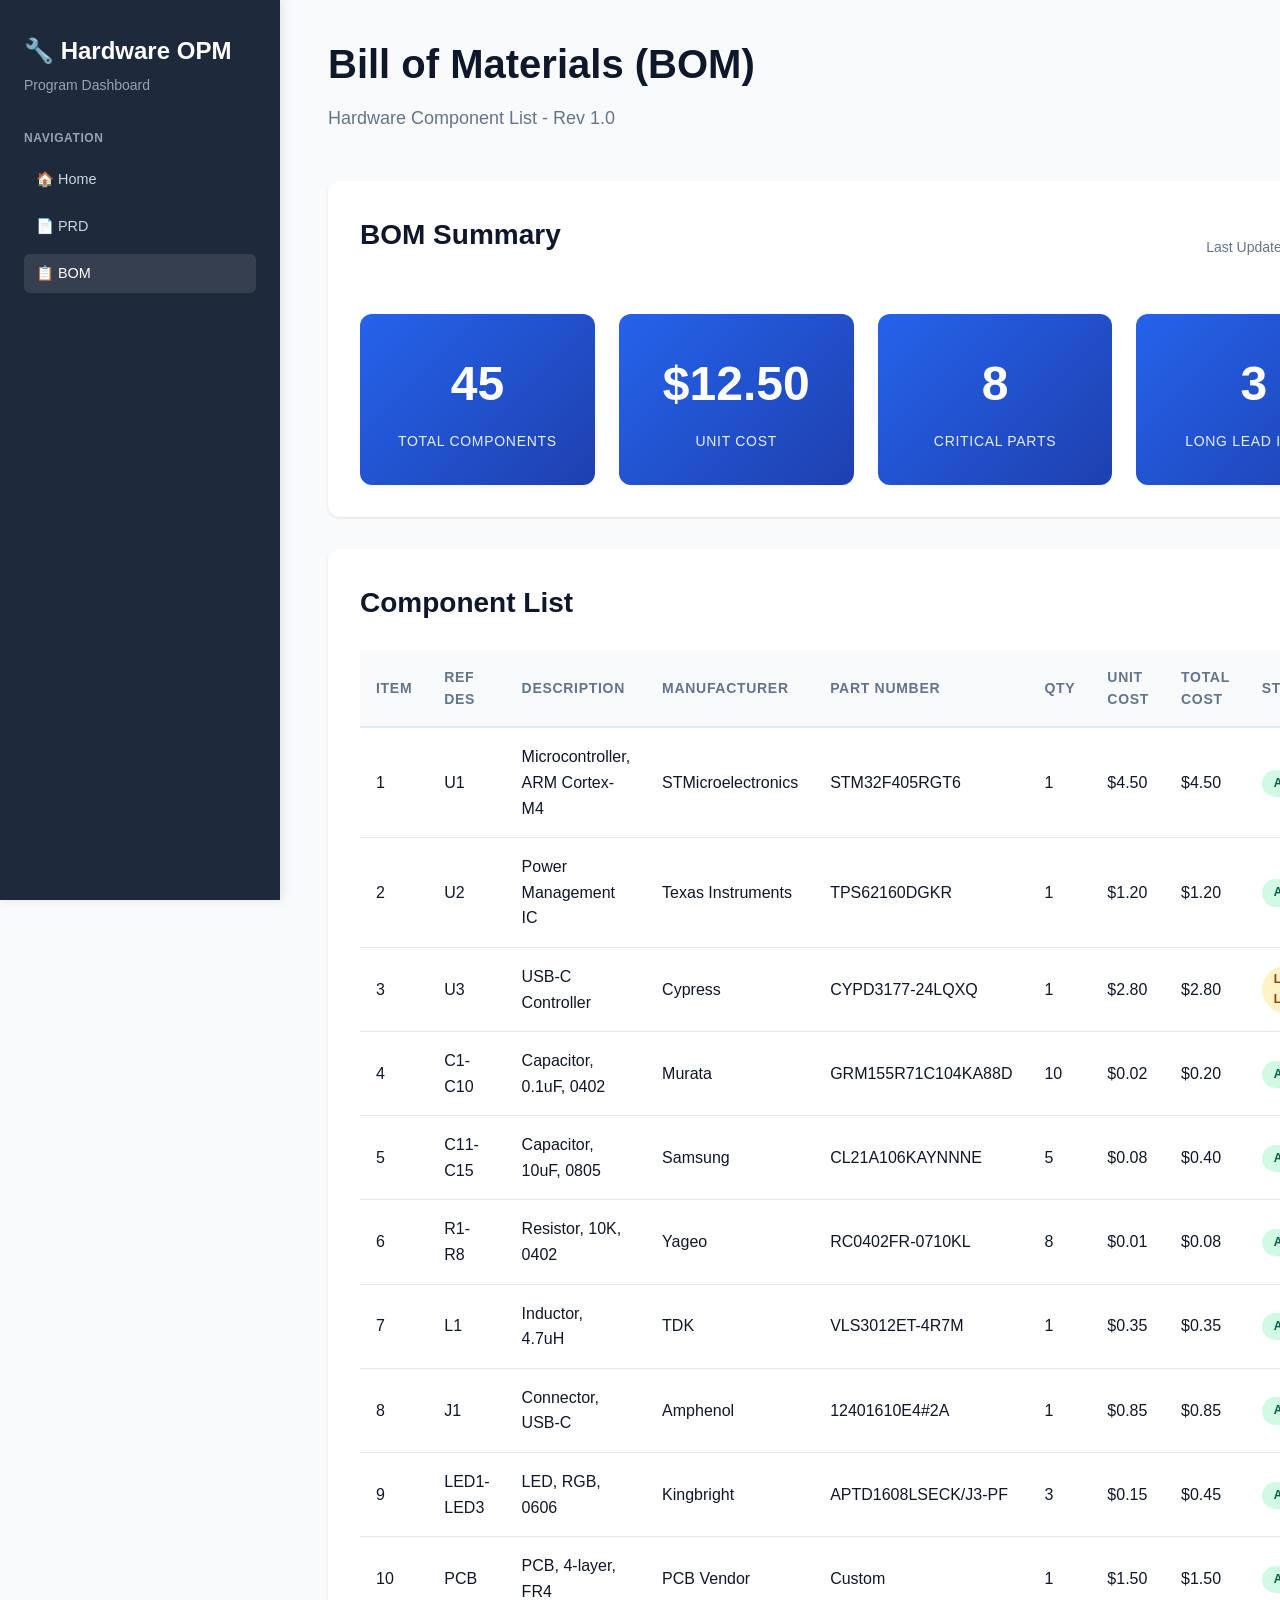
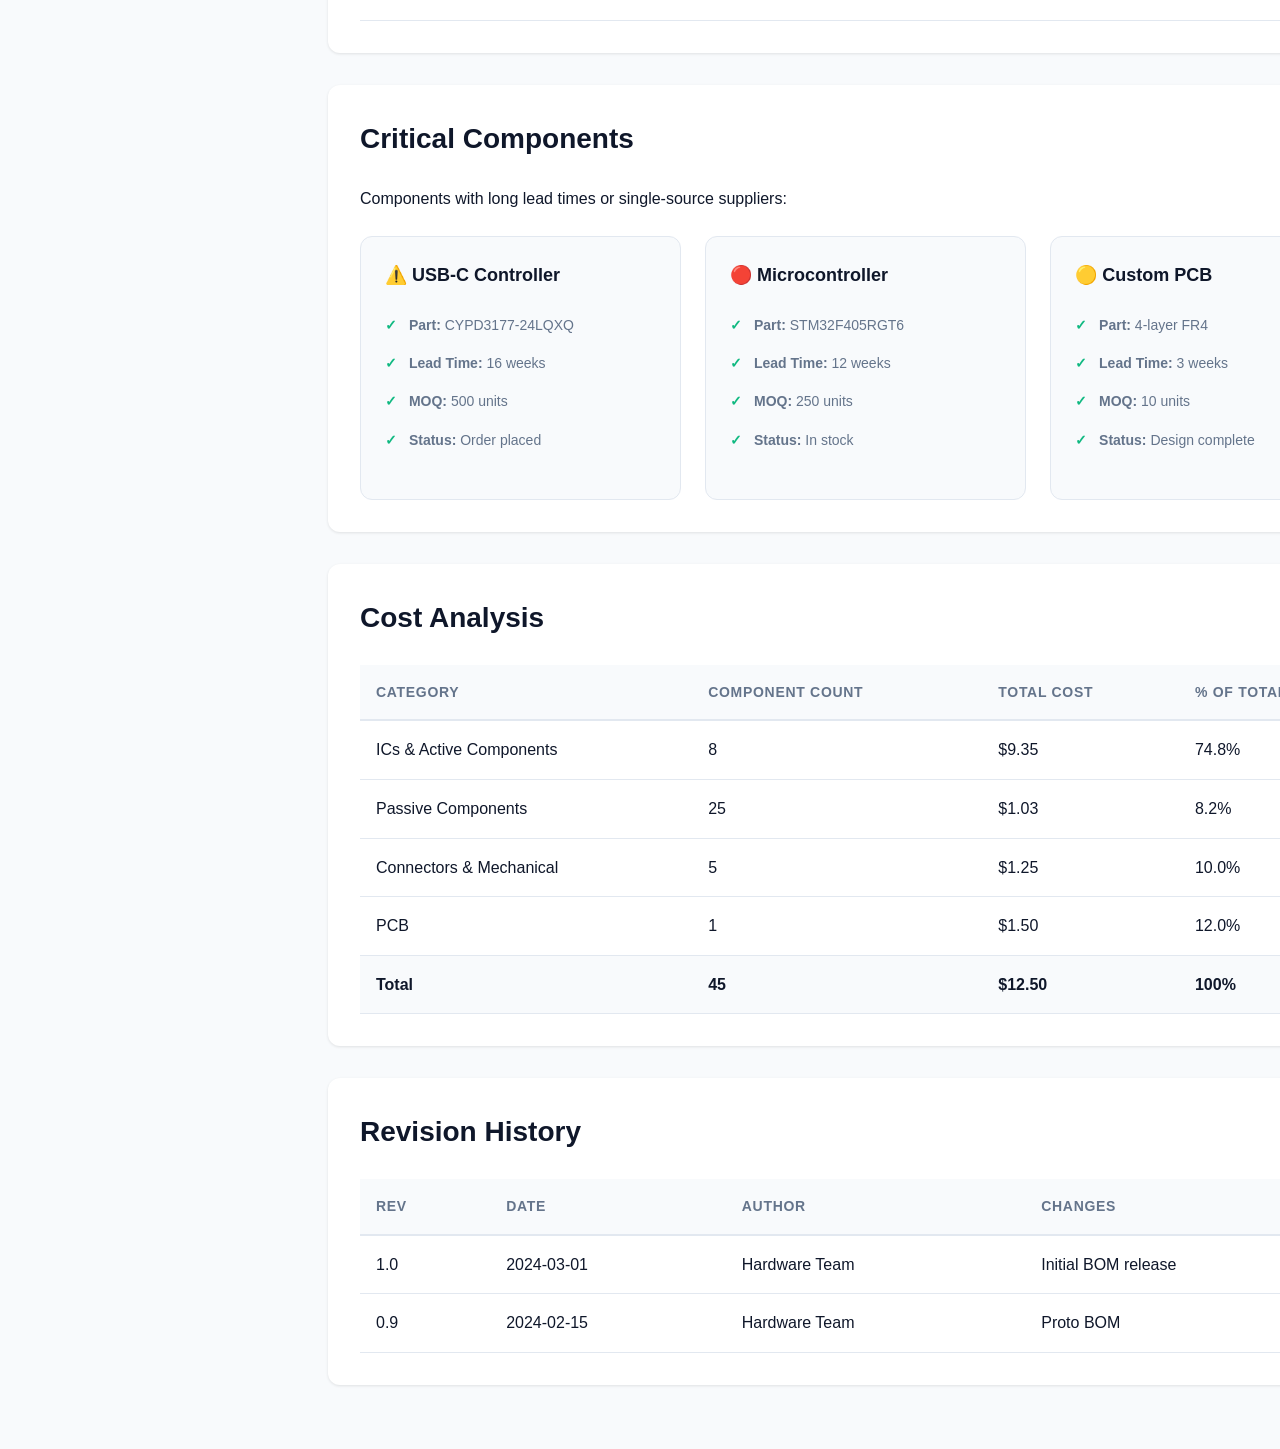
<file: docs/bom/latest.html>
<!DOCTYPE html>
<html lang="en">
<head>
    <meta charset="UTF-8">
    <meta name="viewport" content="width=device-width, initial-scale=1.0">
    <title>Bill of Materials</title>
    <link rel="stylesheet" href="../assets/css/style.css">
</head>
<body>
    <div class="container">
        <aside class="sidebar">
            <div class="logo">
                <h2>🔧 Hardware OPM</h2>
                <p>Program Dashboard</p>
            </div>
            <nav class="navigation">
                <h3>NAVIGATION</h3>
                <ul>
                    <li><a href="../index.html">🏠 Home</a></li>
                    <li><a href="../specs/prd.html">📄 PRD</a></li>
                    <li><a href="latest.html" class="active">📋 BOM</a></li>
                </ul>
            </nav>
        </aside>

        <main class="content">
            <header>
                <h1>Bill of Materials (BOM)</h1>
                <p class="subtitle">Hardware Component List - Rev 1.0</p>
            </header>

            <section class="section">
                <div class="section-header">
                    <h2>BOM Summary</h2>
                    <span class="date-range">Last Updated: March 2024</span>
                </div>
                
                <div class="stats-grid">
                    <div class="stat-card">
                        <div class="stat-value">45</div>
                        <div class="stat-label">Total Components</div>
                    </div>
                    <div class="stat-card">
                        <div class="stat-value">$12.50</div>
                        <div class="stat-label">Unit Cost</div>
                    </div>
                    <div class="stat-card">
                        <div class="stat-value">8</div>
                        <div class="stat-label">Critical Parts</div>
                    </div>
                    <div class="stat-card">
                        <div class="stat-value">3</div>
                        <div class="stat-label">Long Lead Items</div>
                    </div>
                </div>
            </section>

            <section class="section">
                <h2>Component List</h2>
                
                <table class="schedule-table">
                    <thead>
                        <tr>
                            <th>Item</th>
                            <th>Ref Des</th>
                            <th>Description</th>
                            <th>Manufacturer</th>
                            <th>Part Number</th>
                            <th>Qty</th>
                            <th>Unit Cost</th>
                            <th>Total Cost</th>
                            <th>Status</th>
                        </tr>
                    </thead>
                    <tbody>
                        <tr>
                            <td>1</td>
                            <td>U1</td>
                            <td>Microcontroller, ARM Cortex-M4</td>
                            <td>STMicroelectronics</td>
                            <td>STM32F405RGT6</td>
                            <td>1</td>
                            <td>$4.50</td>
                            <td>$4.50</td>
                            <td><span class="badge badge-success">Available</span></td>
                        </tr>
                        <tr>
                            <td>2</td>
                            <td>U2</td>
                            <td>Power Management IC</td>
                            <td>Texas Instruments</td>
                            <td>TPS62160DGKR</td>
                            <td>1</td>
                            <td>$1.20</td>
                            <td>$1.20</td>
                            <td><span class="badge badge-success">Available</span></td>
                        </tr>
                        <tr>
                            <td>3</td>
                            <td>U3</td>
                            <td>USB-C Controller</td>
                            <td>Cypress</td>
                            <td>CYPD3177-24LQXQ</td>
                            <td>1</td>
                            <td>$2.80</td>
                            <td>$2.80</td>
                            <td><span class="badge badge-warning">Long Lead</span></td>
                        </tr>
                        <tr>
                            <td>4</td>
                            <td>C1-C10</td>
                            <td>Capacitor, 0.1uF, 0402</td>
                            <td>Murata</td>
                            <td>GRM155R71C104KA88D</td>
                            <td>10</td>
                            <td>$0.02</td>
                            <td>$0.20</td>
                            <td><span class="badge badge-success">Available</span></td>
                        </tr>
                        <tr>
                            <td>5</td>
                            <td>C11-C15</td>
                            <td>Capacitor, 10uF, 0805</td>
                            <td>Samsung</td>
                            <td>CL21A106KAYNNNE</td>
                            <td>5</td>
                            <td>$0.08</td>
                            <td>$0.40</td>
                            <td><span class="badge badge-success">Available</span></td>
                        </tr>
                        <tr>
                            <td>6</td>
                            <td>R1-R8</td>
                            <td>Resistor, 10K, 0402</td>
                            <td>Yageo</td>
                            <td>RC0402FR-0710KL</td>
                            <td>8</td>
                            <td>$0.01</td>
                            <td>$0.08</td>
                            <td><span class="badge badge-success">Available</span></td>
                        </tr>
                        <tr>
                            <td>7</td>
                            <td>L1</td>
                            <td>Inductor, 4.7uH</td>
                            <td>TDK</td>
                            <td>VLS3012ET-4R7M</td>
                            <td>1</td>
                            <td>$0.35</td>
                            <td>$0.35</td>
                            <td><span class="badge badge-success">Available</span></td>
                        </tr>
                        <tr>
                            <td>8</td>
                            <td>J1</td>
                            <td>Connector, USB-C</td>
                            <td>Amphenol</td>
                            <td>12401610E4#2A</td>
                            <td>1</td>
                            <td>$0.85</td>
                            <td>$0.85</td>
                            <td><span class="badge badge-success">Available</span></td>
                        </tr>
                        <tr>
                            <td>9</td>
                            <td>LED1-LED3</td>
                            <td>LED, RGB, 0606</td>
                            <td>Kingbright</td>
                            <td>APTD1608LSECK/J3-PF</td>
                            <td>3</td>
                            <td>$0.15</td>
                            <td>$0.45</td>
                            <td><span class="badge badge-success">Available</span></td>
                        </tr>
                        <tr>
                            <td>10</td>
                            <td>PCB</td>
                            <td>PCB, 4-layer, FR4</td>
                            <td>PCB Vendor</td>
                            <td>Custom</td>
                            <td>1</td>
                            <td>$1.50</td>
                            <td>$1.50</td>
                            <td><span class="badge badge-success">Available</span></td>
                        </tr>
                    </tbody>
                </table>
            </section>

            <section class="section">
                <h2>Critical Components</h2>
                <p>Components with long lead times or single-source suppliers:</p>
                
                <div class="test-grid">
                    <div class="test-card">
                        <h3>⚠️ USB-C Controller</h3>
                        <ul>
                            <li><strong>Part:</strong> CYPD3177-24LQXQ</li>
                            <li><strong>Lead Time:</strong> 16 weeks</li>
                            <li><strong>MOQ:</strong> 500 units</li>
                            <li><strong>Status:</strong> Order placed</li>
                        </ul>
                    </div>
                    
                    <div class="test-card">
                        <h3>🔴 Microcontroller</h3>
                        <ul>
                            <li><strong>Part:</strong> STM32F405RGT6</li>
                            <li><strong>Lead Time:</strong> 12 weeks</li>
                            <li><strong>MOQ:</strong> 250 units</li>
                            <li><strong>Status:</strong> In stock</li>
                        </ul>
                    </div>
                    
                    <div class="test-card">
                        <h3>🟡 Custom PCB</h3>
                        <ul>
                            <li><strong>Part:</strong> 4-layer FR4</li>
                            <li><strong>Lead Time:</strong> 3 weeks</li>
                            <li><strong>MOQ:</strong> 10 units</li>
                            <li><strong>Status:</strong> Design complete</li>
                        </ul>
                    </div>
                </div>
            </section>

            <section class="section">
                <h2>Cost Analysis</h2>
                
                <table class="schedule-table">
                    <thead>
                        <tr>
                            <th>Category</th>
                            <th>Component Count</th>
                            <th>Total Cost</th>
                            <th>% of Total</th>
                        </tr>
                    </thead>
                    <tbody>
                        <tr>
                            <td>ICs & Active Components</td>
                            <td>8</td>
                            <td>$9.35</td>
                            <td>74.8%</td>
                        </tr>
                        <tr>
                            <td>Passive Components</td>
                            <td>25</td>
                            <td>$1.03</td>
                            <td>8.2%</td>
                        </tr>
                        <tr>
                            <td>Connectors & Mechanical</td>
                            <td>5</td>
                            <td>$1.25</td>
                            <td>10.0%</td>
                        </tr>
                        <tr>
                            <td>PCB</td>
                            <td>1</td>
                            <td>$1.50</td>
                            <td>12.0%</td>
                        </tr>
                        <tr style="font-weight: bold; background: var(--bg-color);">
                            <td>Total</td>
                            <td>45</td>
                            <td>$12.50</td>
                            <td>100%</td>
                        </tr>
                    </tbody>
                </table>
            </section>

            <section class="section">
                <h2>Revision History</h2>
                
                <table class="schedule-table">
                    <thead>
                        <tr>
                            <th>Rev</th>
                            <th>Date</th>
                            <th>Author</th>
                            <th>Changes</th>
                        </tr>
                    </thead>
                    <tbody>
                        <tr>
                            <td>1.0</td>
                            <td>2024-03-01</td>
                            <td>Hardware Team</td>
                            <td>Initial BOM release</td>
                        </tr>
                        <tr>
                            <td>0.9</td>
                            <td>2024-02-15</td>
                            <td>Hardware Team</td>
                            <td>Proto BOM</td>
                        </tr>
                    </tbody>
                </table>
            </section>
        </main>
    </div>
</body>
</html>
</file>
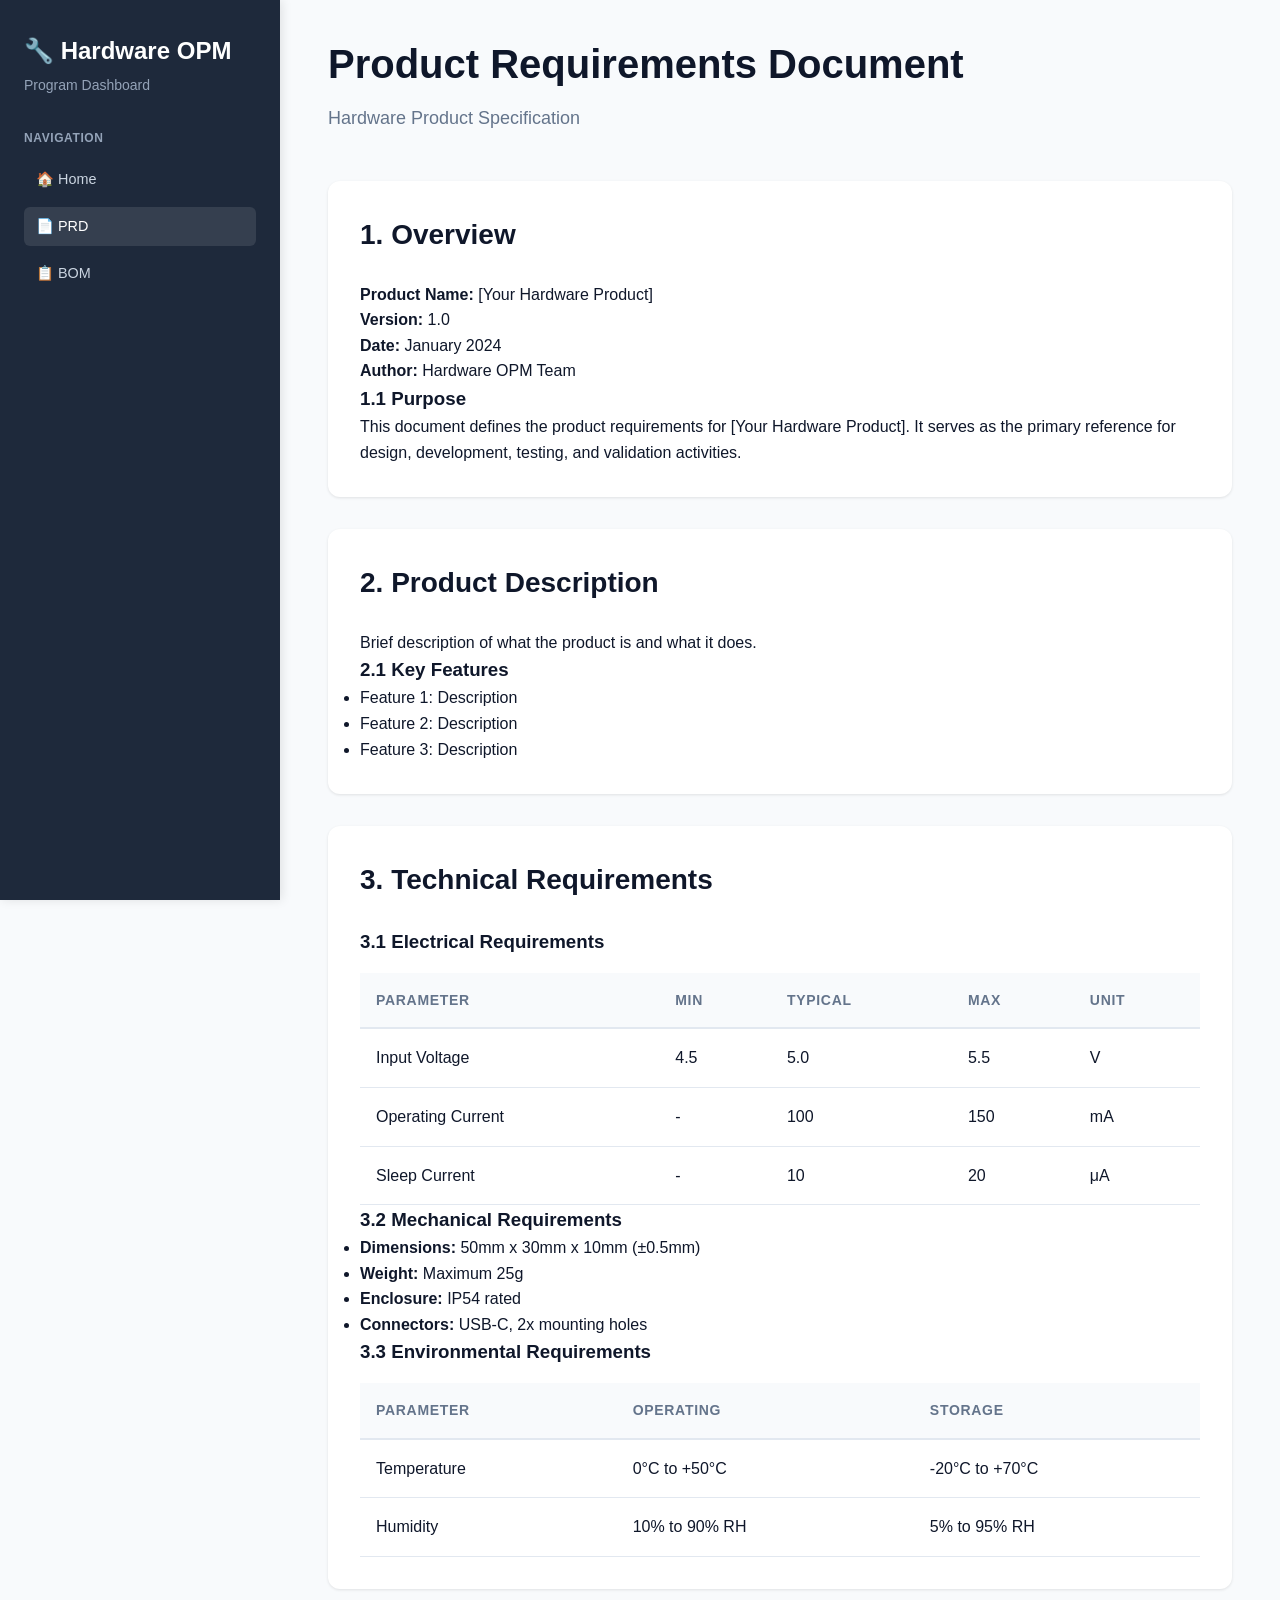
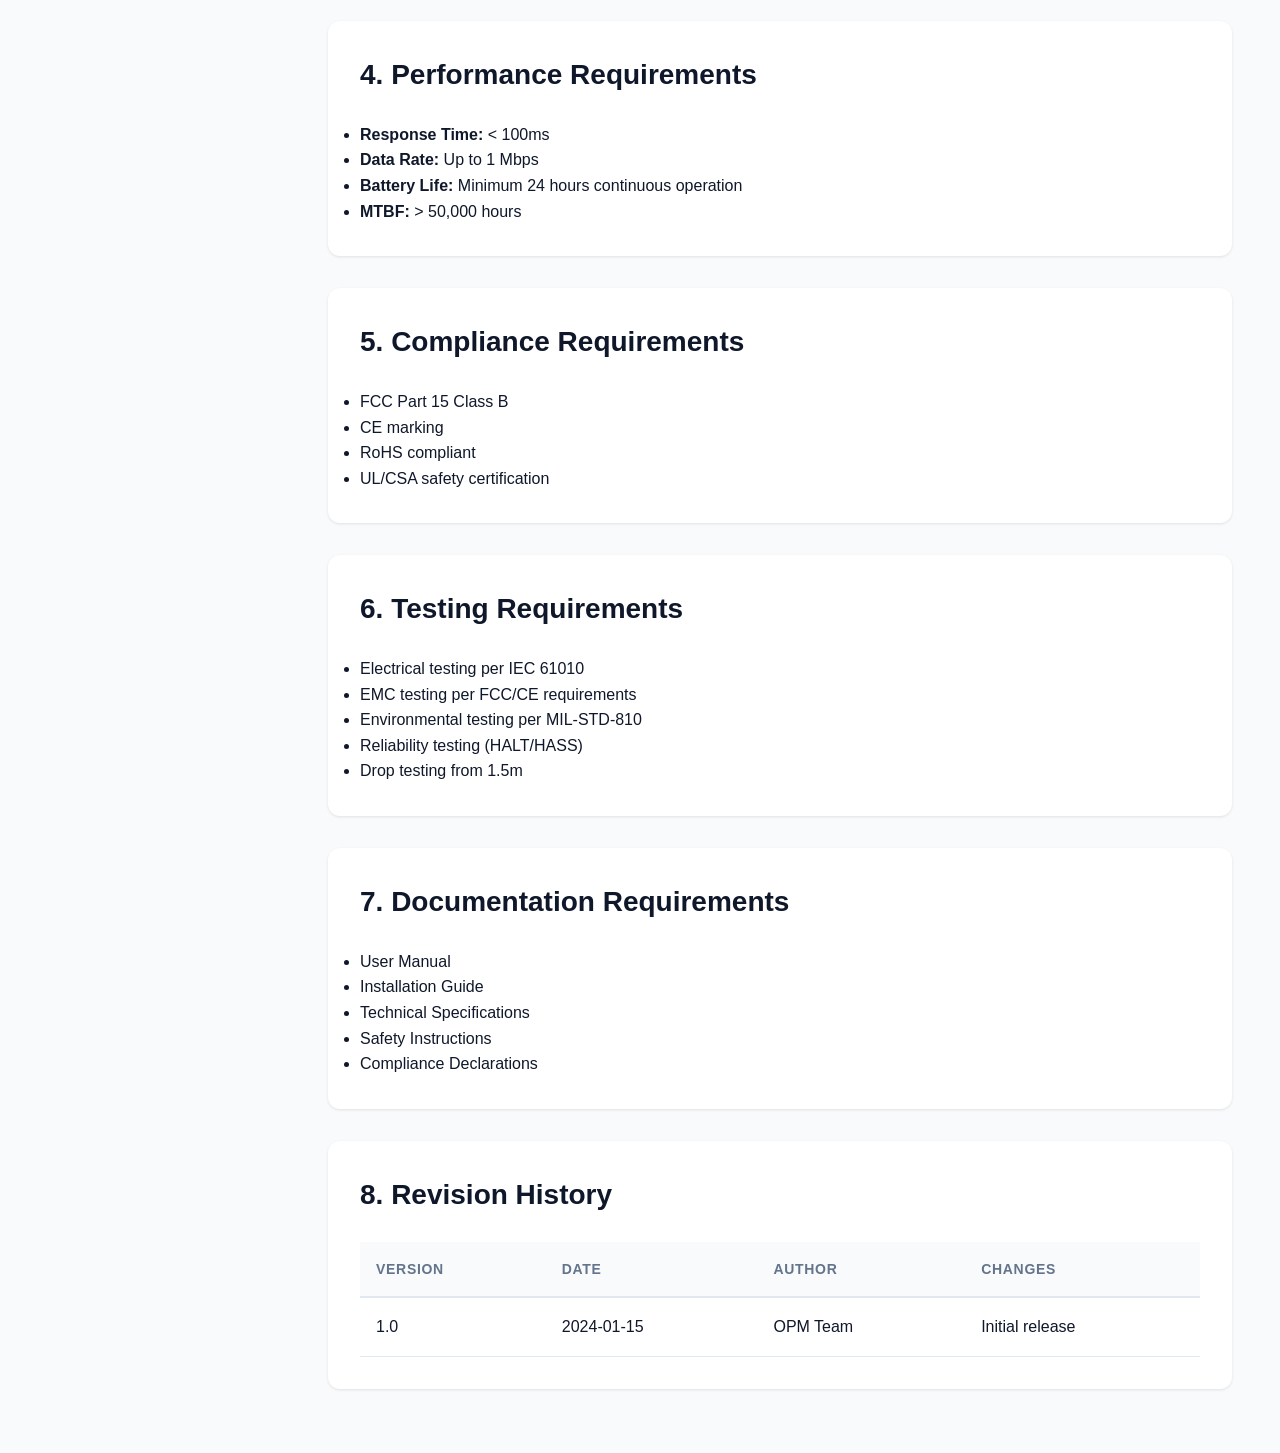
<file: docs/specs/prd.html>
<!DOCTYPE html>
<html lang="en">
<head>
    <meta charset="UTF-8">
    <meta name="viewport" content="width=device-width, initial-scale=1.0">
    <title>Product Requirements Document</title>
    <link rel="stylesheet" href="../assets/css/style.css">
</head>
<body>
    <div class="container">
        <aside class="sidebar">
            <div class="logo">
                <h2>🔧 Hardware OPM</h2>
                <p>Program Dashboard</p>
            </div>
            <nav class="navigation">
                <h3>NAVIGATION</h3>
                <ul>
                    <li><a href="../index.html">🏠 Home</a></li>
                    <li><a href="prd.html" class="active">📄 PRD</a></li>
                    <li><a href="../bom/latest.html">📋 BOM</a></li>
                </ul>
            </nav>
        </aside>

        <main class="content">
            <header>
                <h1>Product Requirements Document</h1>
                <p class="subtitle">Hardware Product Specification</p>
            </header>

            <section class="section">
                <h2>1. Overview</h2>
                <p><strong>Product Name:</strong> [Your Hardware Product]</p>
                <p><strong>Version:</strong> 1.0</p>
                <p><strong>Date:</strong> January 2024</p>
                <p><strong>Author:</strong> Hardware OPM Team</p>
                
                <h3>1.1 Purpose</h3>
                <p>This document defines the product requirements for [Your Hardware Product]. It serves as the primary reference for design, development, testing, and validation activities.</p>
            </section>

            <section class="section">
                <h2>2. Product Description</h2>
                <p>Brief description of what the product is and what it does.</p>
                
                <h3>2.1 Key Features</h3>
                <ul>
                    <li>Feature 1: Description</li>
                    <li>Feature 2: Description</li>
                    <li>Feature 3: Description</li>
                </ul>
            </section>

            <section class="section">
                <h2>3. Technical Requirements</h2>
                
                <h3>3.1 Electrical Requirements</h3>
                <table class="schedule-table">
                    <thead>
                        <tr>
                            <th>Parameter</th>
                            <th>Min</th>
                            <th>Typical</th>
                            <th>Max</th>
                            <th>Unit</th>
                        </tr>
                    </thead>
                    <tbody>
                        <tr>
                            <td>Input Voltage</td>
                            <td>4.5</td>
                            <td>5.0</td>
                            <td>5.5</td>
                            <td>V</td>
                        </tr>
                        <tr>
                            <td>Operating Current</td>
                            <td>-</td>
                            <td>100</td>
                            <td>150</td>
                            <td>mA</td>
                        </tr>
                        <tr>
                            <td>Sleep Current</td>
                            <td>-</td>
                            <td>10</td>
                            <td>20</td>
                            <td>μA</td>
                        </tr>
                    </tbody>
                </table>

                <h3>3.2 Mechanical Requirements</h3>
                <ul>
                    <li><strong>Dimensions:</strong> 50mm x 30mm x 10mm (±0.5mm)</li>
                    <li><strong>Weight:</strong> Maximum 25g</li>
                    <li><strong>Enclosure:</strong> IP54 rated</li>
                    <li><strong>Connectors:</strong> USB-C, 2x mounting holes</li>
                </ul>

                <h3>3.3 Environmental Requirements</h3>
                <table class="schedule-table">
                    <thead>
                        <tr>
                            <th>Parameter</th>
                            <th>Operating</th>
                            <th>Storage</th>
                        </tr>
                    </thead>
                    <tbody>
                        <tr>
                            <td>Temperature</td>
                            <td>0°C to +50°C</td>
                            <td>-20°C to +70°C</td>
                        </tr>
                        <tr>
                            <td>Humidity</td>
                            <td>10% to 90% RH</td>
                            <td>5% to 95% RH</td>
                        </tr>
                    </tbody>
                </table>
            </section>

            <section class="section">
                <h2>4. Performance Requirements</h2>
                <ul>
                    <li><strong>Response Time:</strong> &lt; 100ms</li>
                    <li><strong>Data Rate:</strong> Up to 1 Mbps</li>
                    <li><strong>Battery Life:</strong> Minimum 24 hours continuous operation</li>
                    <li><strong>MTBF:</strong> &gt; 50,000 hours</li>
                </ul>
            </section>

            <section class="section">
                <h2>5. Compliance Requirements</h2>
                <ul>
                    <li>FCC Part 15 Class B</li>
                    <li>CE marking</li>
                    <li>RoHS compliant</li>
                    <li>UL/CSA safety certification</li>
                </ul>
            </section>

            <section class="section">
                <h2>6. Testing Requirements</h2>
                <ul>
                    <li>Electrical testing per IEC 61010</li>
                    <li>EMC testing per FCC/CE requirements</li>
                    <li>Environmental testing per MIL-STD-810</li>
                    <li>Reliability testing (HALT/HASS)</li>
                    <li>Drop testing from 1.5m</li>
                </ul>
            </section>

            <section class="section">
                <h2>7. Documentation Requirements</h2>
                <ul>
                    <li>User Manual</li>
                    <li>Installation Guide</li>
                    <li>Technical Specifications</li>
                    <li>Safety Instructions</li>
                    <li>Compliance Declarations</li>
                </ul>
            </section>

            <section class="section">
                <h2>8. Revision History</h2>
                <table class="schedule-table">
                    <thead>
                        <tr>
                            <th>Version</th>
                            <th>Date</th>
                            <th>Author</th>
                            <th>Changes</th>
                        </tr>
                    </thead>
                    <tbody>
                        <tr>
                            <td>1.0</td>
                            <td>2024-01-15</td>
                            <td>OPM Team</td>
                            <td>Initial release</td>
                        </tr>
                    </tbody>
                </table>
            </section>
        </main>
    </div>
</body>
</html>
</file>
<file: docs/assets/css/style.css>
/* Reset and Base Styles */
* {
    margin: 0;
    padding: 0;
    box-sizing: border-box;
}

:root {
    --primary-color: #2563eb;
    --secondary-color: #64748b;
    --success-color: #10b981;
    --warning-color: #f59e0b;
    --danger-color: #ef4444;
    --info-color: #3b82f6;
    --bg-color: #f8fafc;
    --sidebar-bg: #1e293b;
    --card-bg: #ffffff;
    --text-primary: #0f172a;
    --text-secondary: #64748b;
    --border-color: #e2e8f0;
}

body {
    font-family: -apple-system, BlinkMacSystemFont, 'Segoe UI', Roboto, 'Helvetica Neue', Arial, sans-serif;
    line-height: 1.6;
    color: var(--text-primary);
    background-color: var(--bg-color);
}

/* Container Layout */
.container {
    display: flex;
    min-height: 100vh;
}

/* Sidebar */
.sidebar {
    width: 280px;
    background-color: var(--sidebar-bg);
    color: white;
    padding: 2rem 1.5rem;
    position: fixed;
    height: 100vh;
    overflow-y: auto;
    box-shadow: 2px 0 10px rgba(0, 0, 0, 0.1);
}

.logo h2 {
    font-size: 1.5rem;
    margin-bottom: 0.25rem;
}

.logo p {
    font-size: 0.875rem;
    color: #94a3b8;
    margin-bottom: 2rem;
}

.navigation h3 {
    font-size: 0.75rem;
    font-weight: 600;
    color: #94a3b8;
    text-transform: uppercase;
    letter-spacing: 0.05em;
    margin-top: 2rem;
    margin-bottom: 0.75rem;
}

.navigation ul {
    list-style: none;
}

.navigation li {
    margin-bottom: 0.5rem;
}

.navigation a {
    color: #cbd5e1;
    text-decoration: none;
    display: block;
    padding: 0.5rem 0.75rem;
    border-radius: 0.375rem;
    transition: all 0.2s;
    font-size: 0.9rem;
}

.navigation a:hover,
.navigation a.active {
    background-color: rgba(255, 255, 255, 0.1);
    color: white;
}

/* Main Content */
.content {
    flex: 1;
    margin-left: 280px;
    padding: 2rem 3rem;
    max-width: 1400px;
}

header {
    margin-bottom: 3rem;
}

header h1 {
    font-size: 2.5rem;
    font-weight: 700;
    margin-bottom: 0.5rem;
}

.subtitle {
    font-size: 1.125rem;
    color: var(--text-secondary);
}

/* Sections */
.section {
    background: var(--card-bg);
    border-radius: 0.75rem;
    padding: 2rem;
    margin-bottom: 2rem;
    box-shadow: 0 1px 3px rgba(0, 0, 0, 0.1);
}

.section-header {
    display: flex;
    justify-content: space-between;
    align-items: center;
    margin-bottom: 2rem;
}

.section h2 {
    font-size: 1.75rem;
    font-weight: 600;
    margin-bottom: 1.5rem;
}

.date-range {
    color: var(--text-secondary);
    font-size: 0.875rem;
}

/* Mermaid Diagram */
.mermaid {
    background: #fafafa;
    padding: 2rem;
    border-radius: 0.5rem;
    overflow-x: auto;
}

/* Milestone Cards */
.milestone-grid {
    display: grid;
    grid-template-columns: repeat(auto-fit, minmax(250px, 1fr));
    gap: 1.5rem;
    margin-top: 1.5rem;
}

.milestone-card {
    background: var(--bg-color);
    border: 2px solid var(--border-color);
    border-radius: 0.75rem;
    padding: 1.5rem;
    text-align: center;
    transition: transform 0.2s, box-shadow 0.2s;
}

.milestone-card:hover {
    transform: translateY(-4px);
    box-shadow: 0 4px 12px rgba(0, 0, 0, 0.1);
}

.milestone-card.completed {
    border-color: var(--success-color);
    background: #f0fdf4;
}

.milestone-card.in-progress {
    border-color: var(--warning-color);
    background: #fffbeb;
}

.milestone-card.upcoming {
    border-color: var(--info-color);
    background: #eff6ff;
}

.milestone-icon {
    font-size: 2.5rem;
    margin-bottom: 1rem;
}

.milestone-card h3 {
    font-size: 1.25rem;
    font-weight: 600;
    margin-bottom: 0.5rem;
}

.milestone-date {
    color: var(--text-secondary);
    font-size: 0.875rem;
    font-weight: 600;
    margin-bottom: 0.75rem;
}

.milestone-card p:last-child {
    color: var(--text-secondary);
    font-size: 0.875rem;
}

/* Tables */
.schedule-table {
    width: 100%;
    border-collapse: collapse;
    margin-top: 1rem;
}

.schedule-table th {
    background: var(--bg-color);
    padding: 1rem;
    text-align: left;
    font-weight: 600;
    font-size: 0.875rem;
    color: var(--text-secondary);
    text-transform: uppercase;
    letter-spacing: 0.05em;
    border-bottom: 2px solid var(--border-color);
}

.schedule-table td {
    padding: 1rem;
    border-bottom: 1px solid var(--border-color);
}

.schedule-table tbody tr:hover {
    background: var(--bg-color);
}

.schedule-table tbody tr.status-complete {
    background: #f0fdf4;
}

.schedule-table tbody tr.status-progress {
    background: #fffbeb;
}

/* Badges */
.badge {
    display: inline-block;
    padding: 0.25rem 0.75rem;
    border-radius: 9999px;
    font-size: 0.75rem;
    font-weight: 600;
    text-transform: uppercase;
    letter-spacing: 0.025em;
}

.badge-success {
    background: #d1fae5;
    color: #065f46;
}

.badge-warning {
    background: #fef3c7;
    color: #92400e;
}

.badge-info {
    background: #dbeafe;
    color: #1e40af;
}

.badge-danger {
    background: #fee2e2;
    color: #991b1b;
}

/* Test Grid */
.test-grid {
    display: grid;
    grid-template-columns: repeat(auto-fit, minmax(280px, 1fr));
    gap: 1.5rem;
    margin-top: 1.5rem;
}

.test-card {
    background: var(--bg-color);
    border: 1px solid var(--border-color);
    border-radius: 0.75rem;
    padding: 1.5rem;
}

.test-card h3 {
    font-size: 1.125rem;
    font-weight: 600;
    margin-bottom: 1rem;
}

.test-card ul {
    list-style: none;
    margin-bottom: 1rem;
}

.test-card li {
    padding: 0.5rem 0;
    color: var(--text-secondary);
    font-size: 0.875rem;
}

.test-card li:before {
    content: "✓ ";
    color: var(--success-color);
    font-weight: bold;
    margin-right: 0.5rem;
}

.test-status {
    font-size: 0.875rem;
    font-weight: 600;
    margin-top: 1rem;
}

/* Stats Grid */
.stats-grid {
    display: grid;
    grid-template-columns: repeat(auto-fit, minmax(200px, 1fr));
    gap: 1.5rem;
    margin-top: 1.5rem;
}

.stat-card {
    background: linear-gradient(135deg, var(--primary-color), #1e40af);
    color: white;
    border-radius: 0.75rem;
    padding: 2rem;
    text-align: center;
}

.stat-value {
    font-size: 3rem;
    font-weight: 700;
    margin-bottom: 0.5rem;
}

.stat-label {
    font-size: 0.875rem;
    opacity: 0.9;
    text-transform: uppercase;
    letter-spacing: 0.05em;
}

/* Responsive Design */
@media (max-width: 1024px) {
    .sidebar {
        width: 240px;
    }
    
    .content {
        margin-left: 240px;
        padding: 1.5rem 2rem;
    }
}

@media (max-width: 768px) {
    .sidebar {
        position: static;
        width: 100%;
        height: auto;
    }
    
    .content {
        margin-left: 0;
        padding: 1rem;
    }
    
    header h1 {
        font-size: 2rem;
    }
    
    .milestone-grid,
    .test-grid,
    .stats-grid {
        grid-template-columns: 1fr;
    }
}

/* Scrollbar Styling */
.sidebar::-webkit-scrollbar {
    width: 6px;
}

.sidebar::-webkit-scrollbar-track {
    background: rgba(255, 255, 255, 0.05);
}

.sidebar::-webkit-scrollbar-thumb {
    background: rgba(255, 255, 255, 0.2);
    border-radius: 3px;
}

.sidebar::-webkit-scrollbar-thumb:hover {
    background: rgba(255, 255, 255, 0.3);
}
</file>
